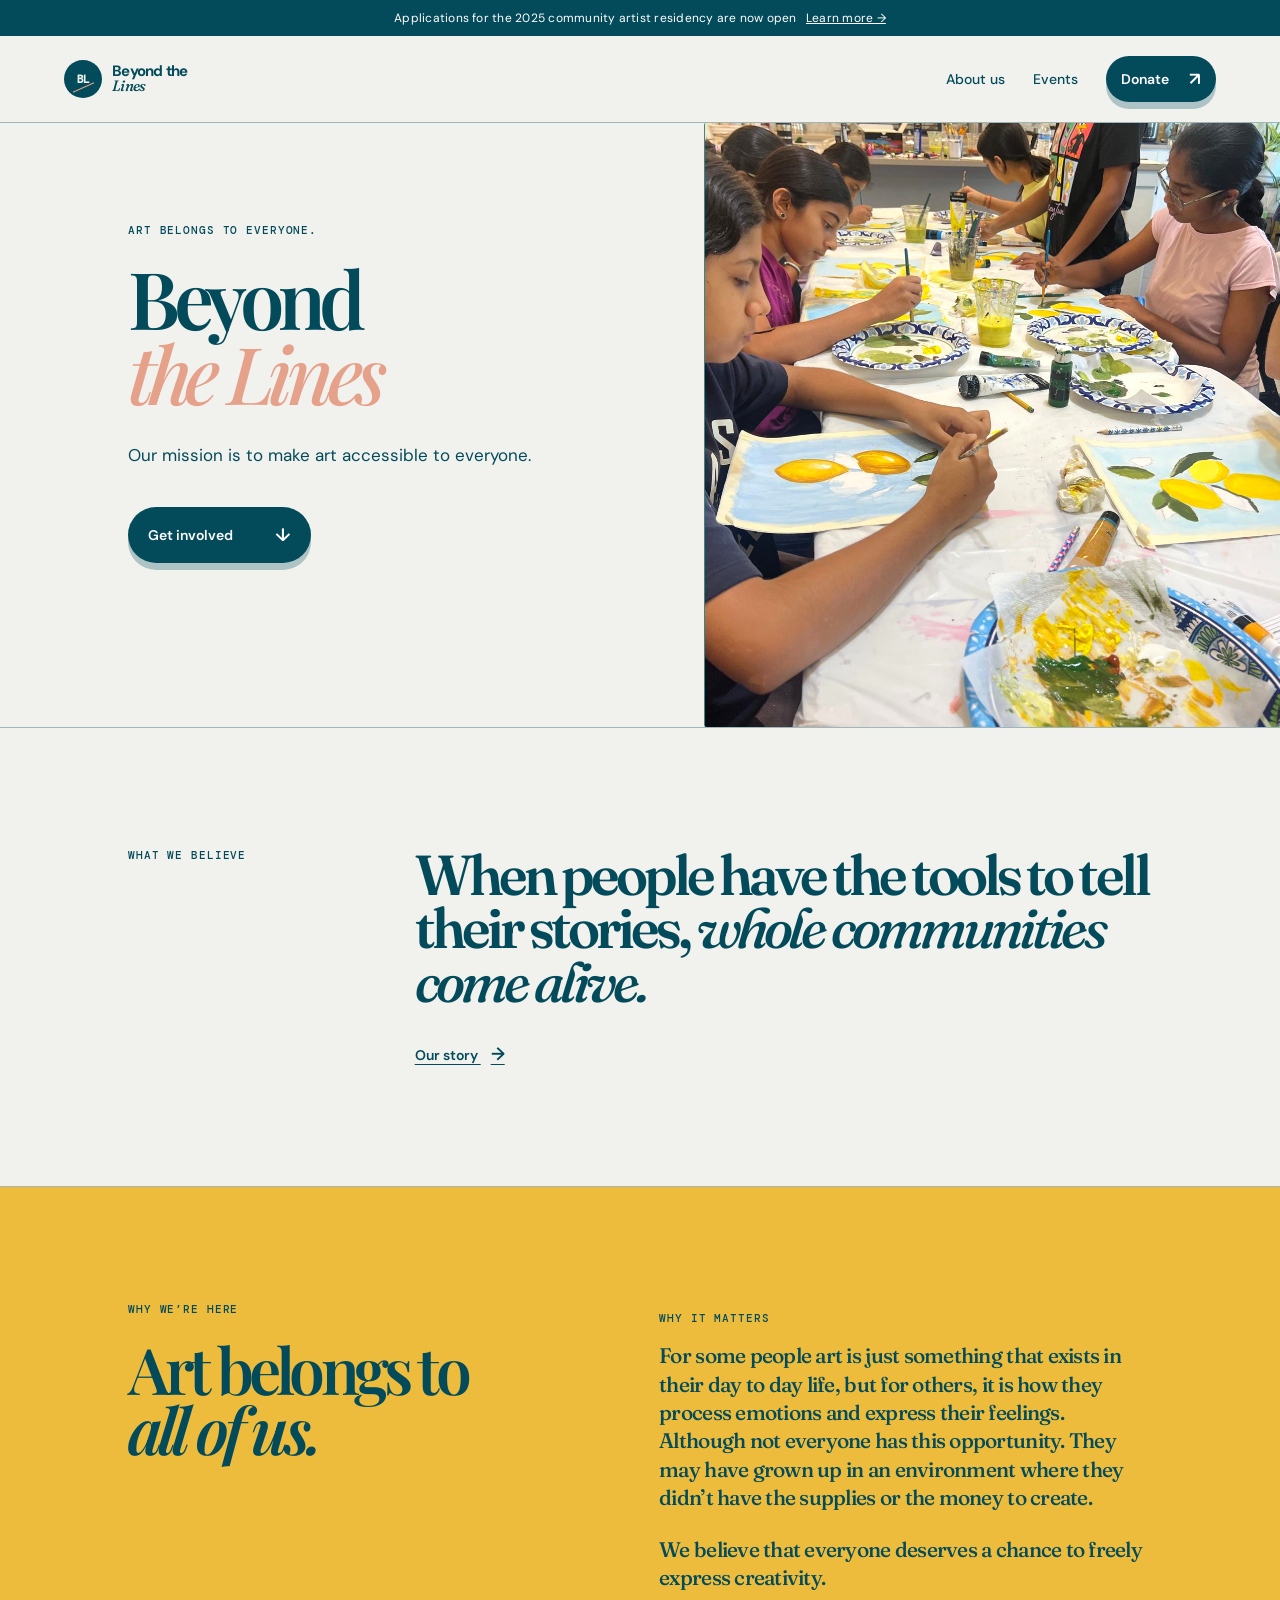
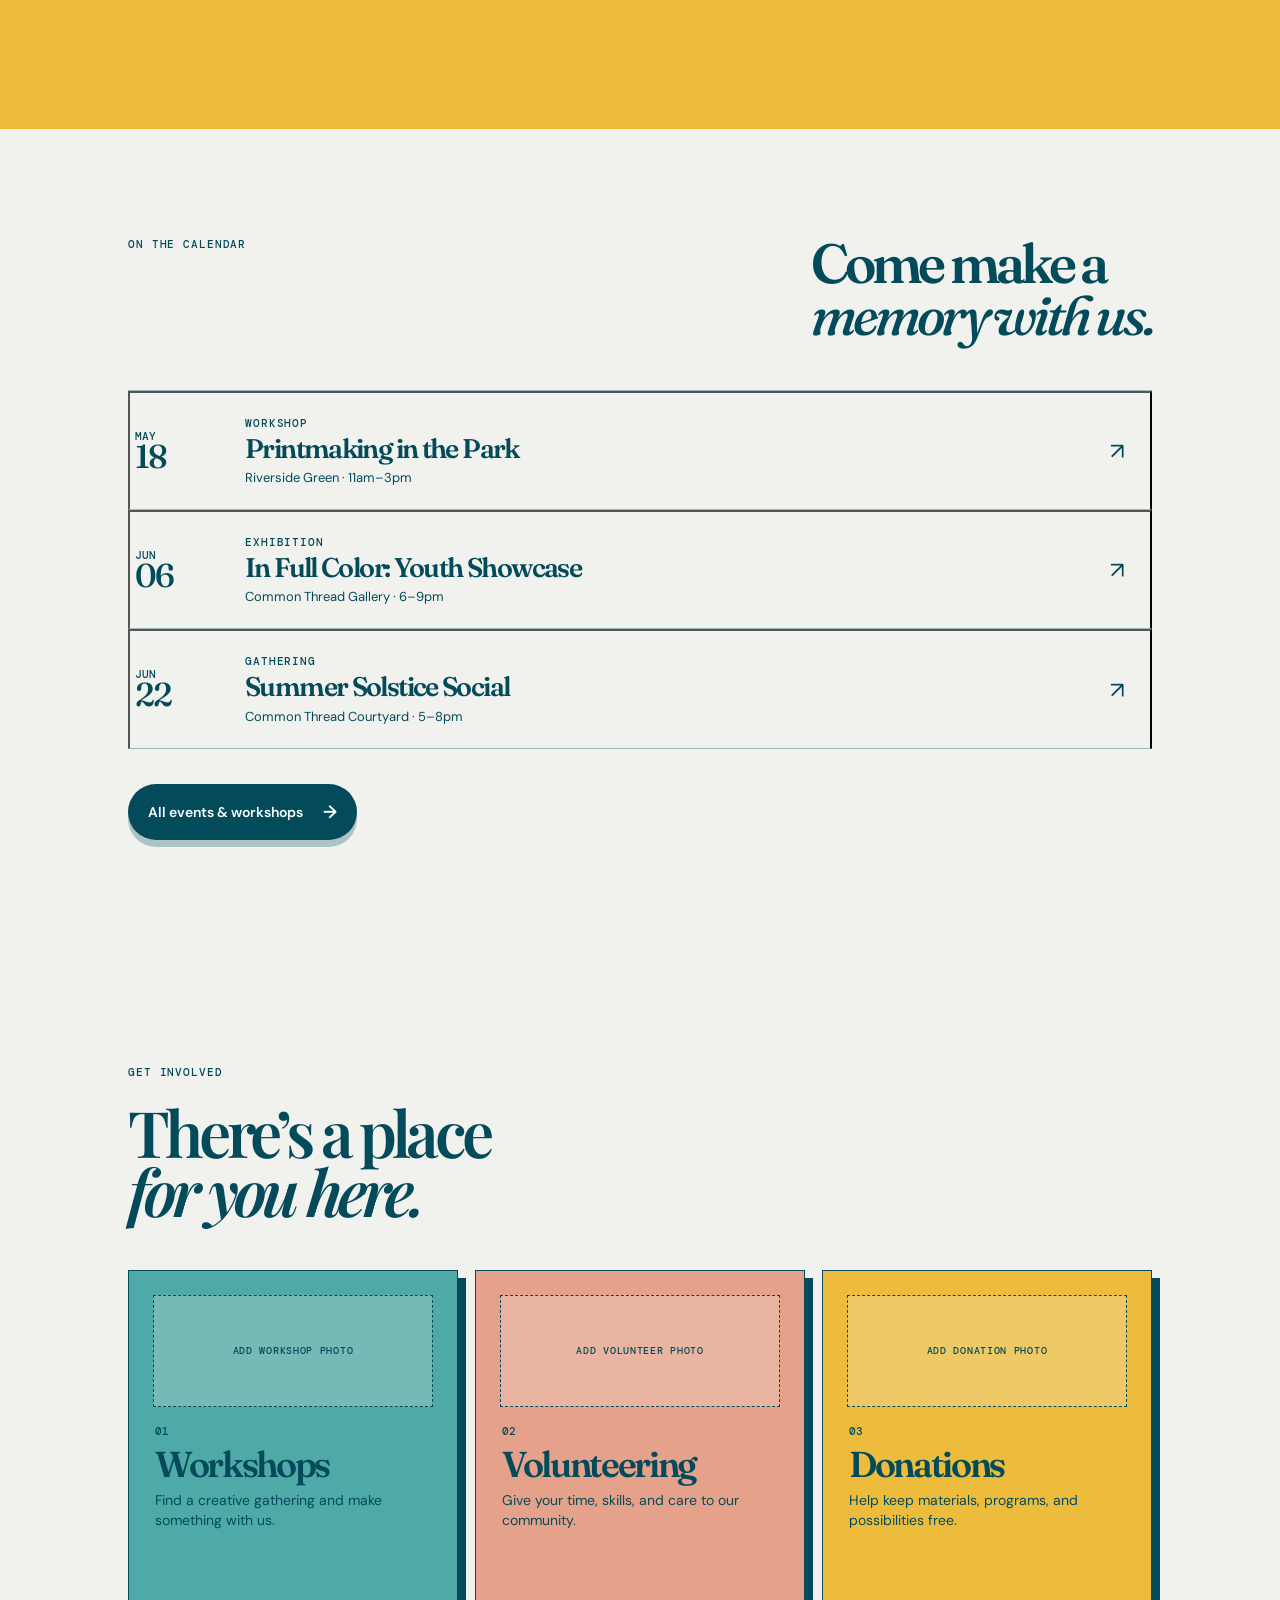
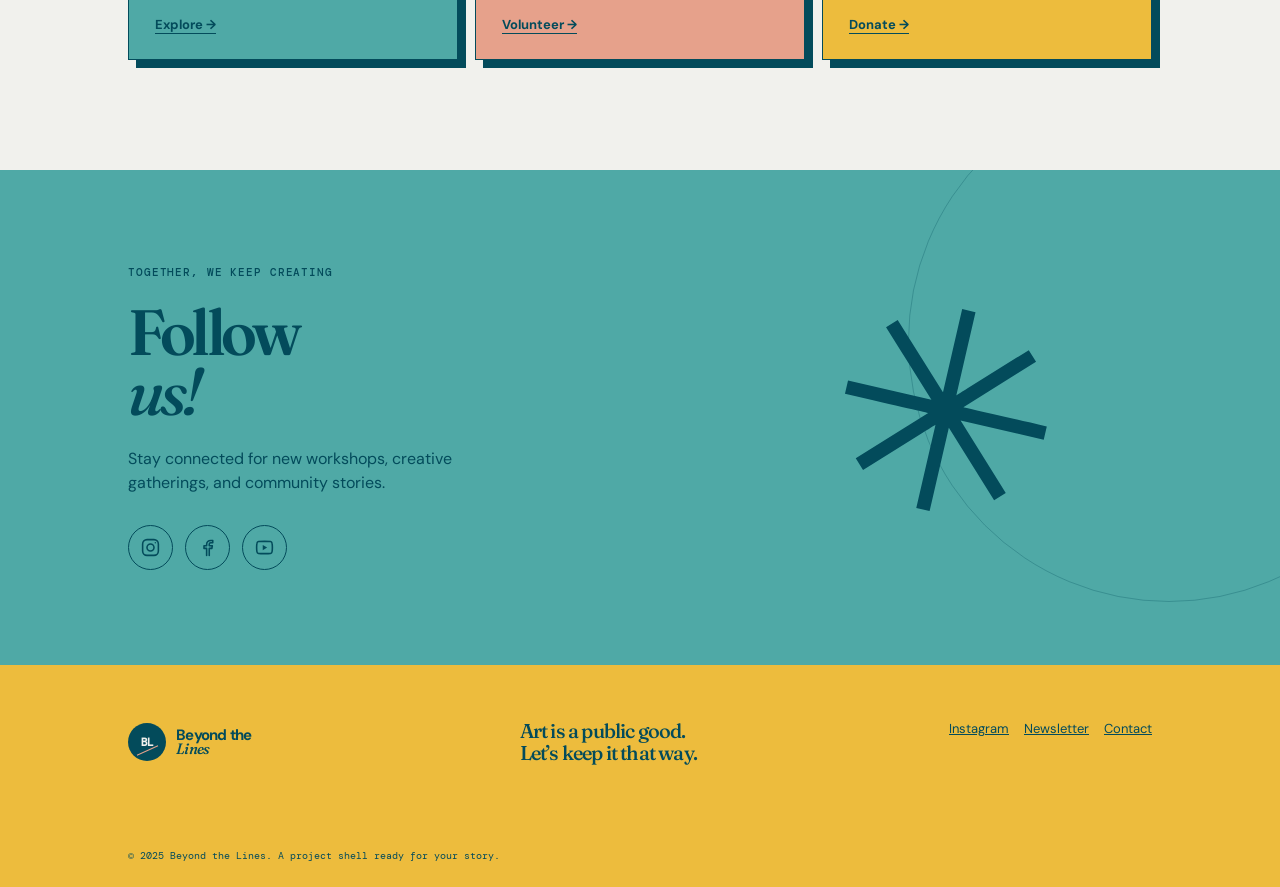
<file: index.html>
<!doctype html>
<html lang="en">
  <head>
    <meta charset="UTF-8" />
    <meta name="viewport" content="width=device-width, initial-scale=1.0" />
    <title>Beyond the Lines — Community in Color</title>
    <meta name="description" content="A welcoming project shell for an arts nonprofit organization." />
    <link rel="preconnect" href="https://fonts.googleapis.com" />
    <link rel="preconnect" href="https://fonts.gstatic.com" crossorigin />
    <link href="https://fonts.googleapis.com/css2?family=DM+Mono:wght@400;500&family=DM+Sans:opsz,wght@9..40,400;9..40,500;9..40,600;9..40,700&family=Fraunces:opsz,wght@9..144,500;9..144,600;9..144,700&family=Playfair+Display:ital,wght@0,600;0,700;1,600;1,700&display=swap" rel="stylesheet" />
    <link rel="stylesheet" href="styles.css" />
    <link rel="stylesheet" href="modern.css" />
    <link rel="stylesheet" href="site-additions.css" />
    <link rel="stylesheet" href="final-touches.css" />
    <link rel="stylesheet" href="brand-update.css" />
  </head>
  <body>
    <div class="announcement">Applications for the 2025 community artist residency are now open <a href="#get-involved">Learn more →</a></div>
    <header class="site-header">
      <a class="brand" href="#top" aria-label="Beyond the Lines home"><span class="brand-mark">BL</span><span>Beyond the<br /><i>Lines</i></span></a>
      <button class="menu-toggle" aria-label="Open navigation" aria-expanded="false">Menu <span>+</span></button>
      <nav aria-label="Primary navigation">
        <a href="about.html">About us</a><a href="events.html">Events</a>
        <a class="button button-small" href="#get-involved">Donate <span>↗</span></a>
      </nav>
    </header>

    <main id="top">
      <section class="hero">
        <div class="hero-copy">
          <p class="eyebrow">Art belongs to everyone.</p>
          <h1>Beyond<br /><em>the Lines</em></h1>
          <p class="lede">Our mission is to make art accessible to everyone.</p>
          <div class="hero-actions"><a class="button" href="#get-involved">Get involved <span>↓</span></a></div>
        </div>
        <div class="hero-art hero-photo"><img src="art-workshop-hero.jpg" alt="Young artists painting together at a workshop" /></div>
      </section>

      <section class="intro" id="about">
        <p class="eyebrow">What we believe</p>
        <div><h2>When people have the tools to tell their stories, <em>whole communities come alive.</em></h2><a class="text-link" href="#get-involved">Our story <span>→</span></a></div>
      </section>

      <section class="why-section">
        <div><p class="eyebrow">Why we’re here</p><h2>Art belongs to<br /><em>all of us.</em></h2></div>
        <div><p class="why-it-matters">Why it matters</p><p>For some people art is just something that exists in their day to day life, but for others, it is how they process emotions and express their feelings. Although not everyone has this opportunity. They may have grown up in an environment where they didn’t have the supplies or the money to create.</p><p>We believe that everyone deserves a chance to freely express creativity.</p></div>
      </section>

      <section class="events" id="events">
        <div class="section-heading"><p class="eyebrow">On the calendar</p><h2>Come make a<br /><em>memory with us.</em></h2></div>
        <div class="event-list">
          <button class="event" data-dialog-title="Printmaking in the Park" data-dialog-copy="Join us at Riverside Green, 11am–3pm. No experience is needed and all materials are supplied."><span class="date">MAY<br /><b>18</b></span><span><span class="tag">WORKSHOP</span><strong>Printmaking in the Park</strong><small>Riverside Green · 11am–3pm</small></span><span class="arrow">↗</span></button>
          <button class="event" data-dialog-title="In Full Color: Youth Showcase" data-dialog-copy="Celebrate the imagination of young local artists at Common Thread Gallery, 6–9pm."><span class="date">JUN<br /><b>06</b></span><span><span class="tag">EXHIBITION</span><strong>In Full Color: Youth Showcase</strong><small>Common Thread Gallery · 6–9pm</small></span><span class="arrow">↗</span></button>
          <button class="event" data-dialog-title="Summer Solstice Social" data-dialog-copy="Gather with artists, neighbors, and friends in the Common Thread Courtyard from 5–8pm."><span class="date">JUN<br /><b>22</b></span><span><span class="tag">GATHERING</span><strong>Summer Solstice Social</strong><small>Common Thread Courtyard · 5–8pm</small></span><span class="arrow">↗</span></button>
        </div>
        <a class="button events-page-link" href="events.html">All events &amp; workshops <span>→</span></a>
      </section>

      <section class="involvement" id="get-involved"><p class="eyebrow">Get involved</p><h2>There’s a place<br /><em>for you here.</em></h2><div class="involvement-grid"><a href="events.html" class="involvement-card"><div class="involvement-photo">ADD WORKSHOP PHOTO</div><span>01</span><h3>Workshops</h3><p>Find a creative gathering and make something with us.</p><b>Explore →</b></a><a href="mailto:hello@commonthreadarts.org?subject=Volunteering" class="involvement-card"><div class="involvement-photo">ADD VOLUNTEER PHOTO</div><span>02</span><h3>Volunteering</h3><p>Give your time, skills, and care to our community.</p><b>Volunteer →</b></a><a href="mailto:hello@commonthreadarts.org?subject=Donation" class="involvement-card"><div class="involvement-photo">ADD DONATION PHOTO</div><span>03</span><h3>Donations</h3><p>Help keep materials, programs, and possibilities free.</p><b>Donate →</b></a></div></section>
      <section class="cta"><div><p class="eyebrow">Together, we keep creating</p><h2>Follow<br /><em>us!</em></h2><p>Stay connected for new workshops, creative gatherings, and community stories.</p><div class="social-icons"><a href="https://instagram.com" target="_blank" rel="noreferrer" aria-label="Instagram"><svg viewBox="0 0 24 24" aria-hidden="true"><rect x="3" y="3" width="18" height="18" rx="5"/><circle cx="12" cy="12" r="4"/><circle cx="17.5" cy="6.5" r=".8" class="fill"/></svg></a><a href="https://facebook.com" target="_blank" rel="noreferrer" aria-label="Facebook"><svg viewBox="0 0 24 24" aria-hidden="true"><path d="M14 21v-8h3l.5-3H14V8.2c0-.9.3-1.6 1.7-1.6H18V4a28 28 0 0 0-2.1-.1C12.8 3.9 11 5.7 11 8.8V10H8v3h3v8"/></svg></a><a href="https://youtube.com" target="_blank" rel="noreferrer" aria-label="YouTube"><svg viewBox="0 0 24 24" aria-hidden="true"><path d="M21 12s0-3.4-.4-5c-.2-.9-.9-1.6-1.8-1.8C17.3 5 12 5 12 5s-5.3 0-6.8.2c-.9.2-1.6.9-1.8 1.8C3 8.6 3 12 3 12s0 3.4.4 5c.2.9.9 1.6 1.8 1.8C6.7 19 12 19 12 19s5.3 0 6.8-.2c.9-.2 1.6-.9 1.8-1.8.4-1.6.4-5 .4-5Z"/><path d="m10 15 5-3-5-3v6Z" class="fill"/></svg></a></div></div><div class="cta-star">✳</div></section>
    </main>
    <footer><a class="brand" href="#top"><span class="brand-mark">BL</span><span>Beyond the<br /><i>Lines</i></span></a><p>Art is a public good. Let’s keep it that way.</p><div><a href="https://instagram.com" target="_blank" rel="noreferrer">Instagram</a><button class="footer-link" data-newsletter>Newsletter</button><a href="mailto:hello@commonthreadarts.org">Contact</a></div><small>© 2025 Beyond the Lines. A project shell ready for your story.</small></footer>
    <dialog class="info-dialog" aria-labelledby="dialog-title"><button class="dialog-close" aria-label="Close">×</button><p class="eyebrow">Beyond the Lines</p><h2 id="dialog-title"></h2><p id="dialog-copy"></p><a class="button" href="mailto:hello@commonthreadarts.org">Contact us <span>↗</span></a></dialog>
    <dialog class="info-dialog newsletter-dialog" aria-labelledby="newsletter-title"><button class="dialog-close" aria-label="Close">×</button><p class="eyebrow">Stay in the loop</p><h2 id="newsletter-title">Make more with us.</h2><p>Get upcoming workshops, events, and community stories in your inbox.</p><form class="newsletter-form"><label for="email">Email address</label><input id="email" type="email" placeholder="you@email.com" required /><button class="button" type="submit">Sign me up <span>→</span></button></form><p class="form-success" hidden>Thank you — you’re on the list!</p></dialog>
    <script src="script.js"></script>
  </body>
</html>
</file>
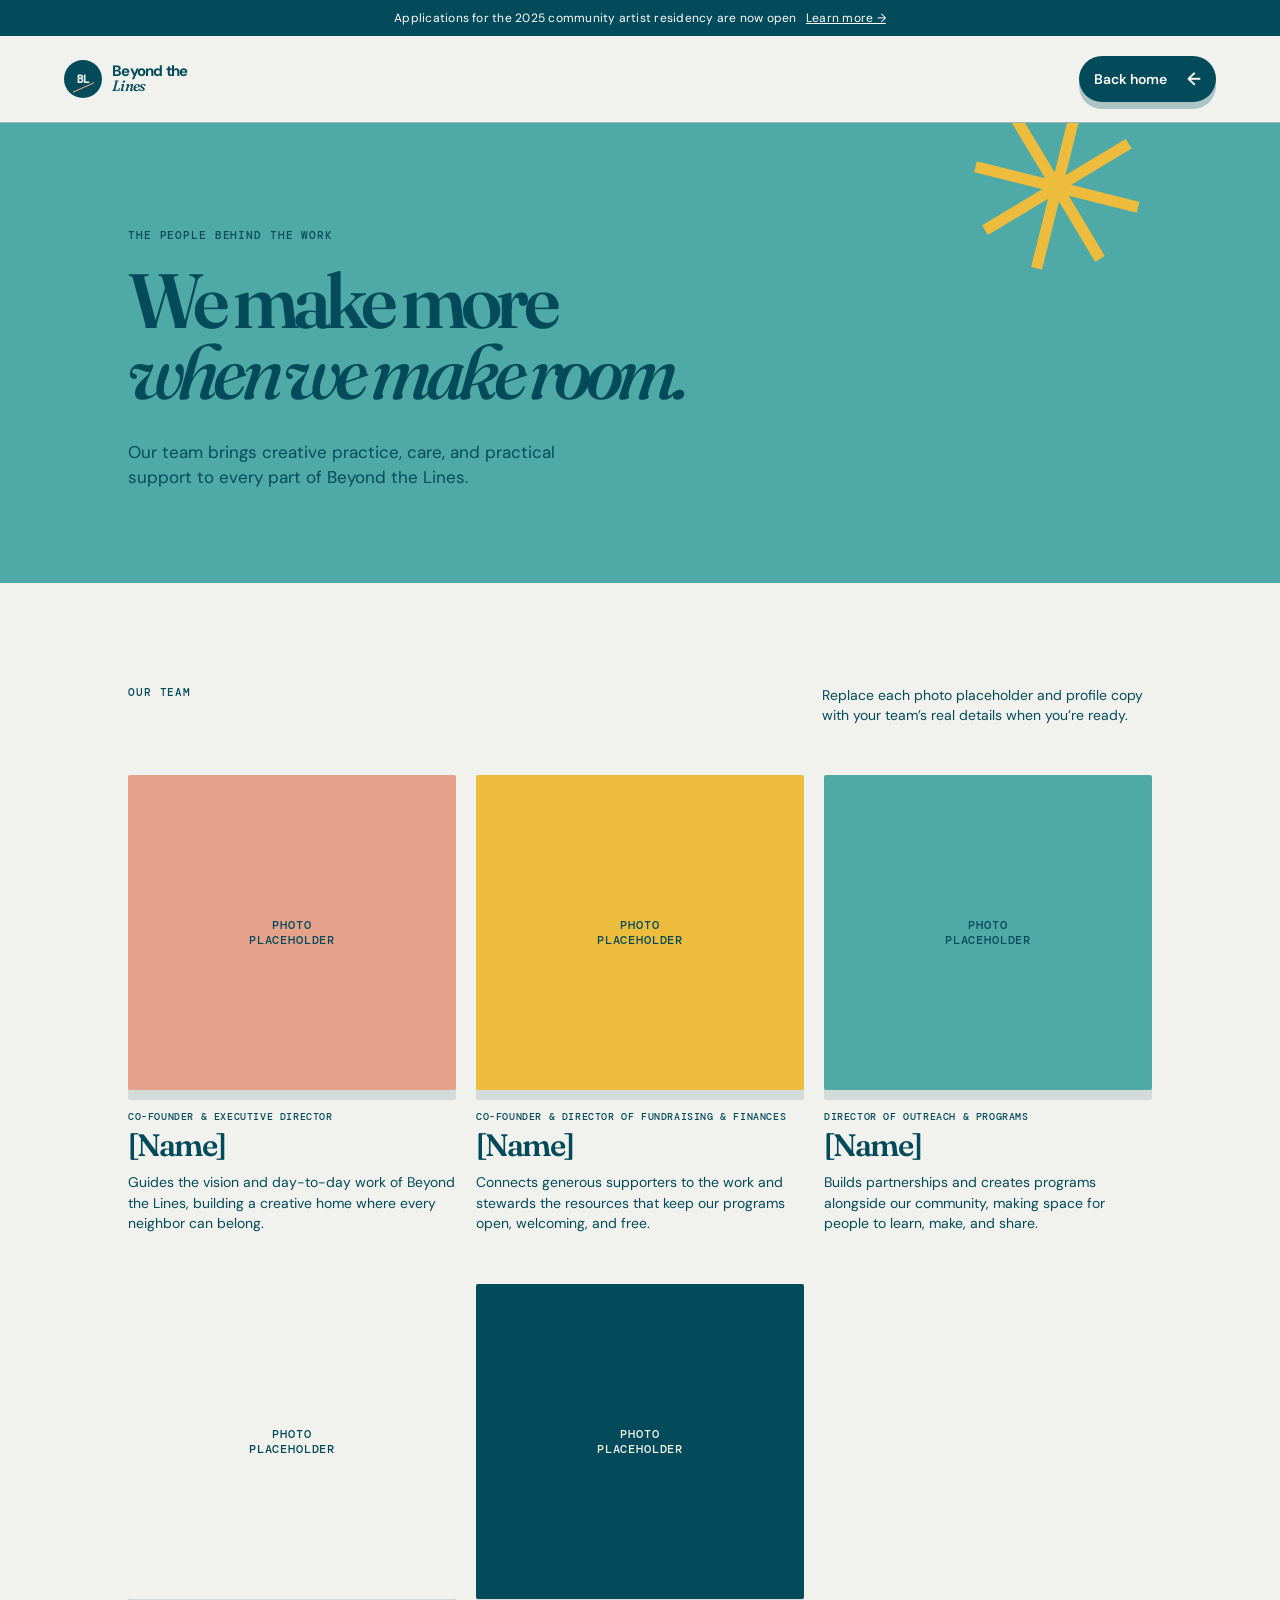
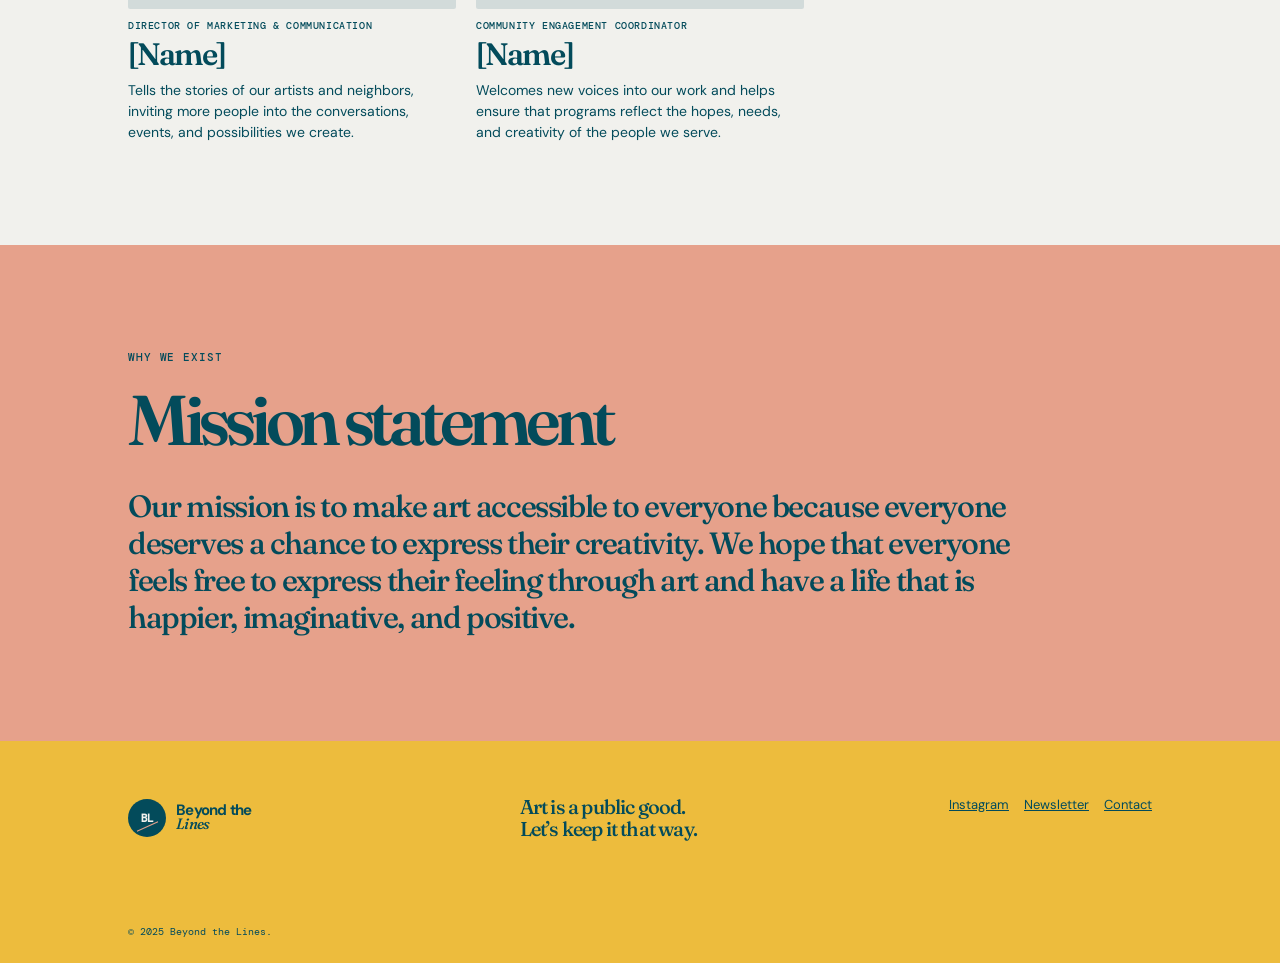
<file: about.html>
<!doctype html>
<html lang="en">
  <head>
    <meta charset="UTF-8" />
    <meta name="viewport" content="width=device-width, initial-scale=1.0" />
    <title>About Us — Beyond the Lines</title>
    <meta name="description" content="Meet the people behind Beyond the Lines and learn about our mission." />
    <link rel="preconnect" href="https://fonts.googleapis.com" />
    <link rel="preconnect" href="https://fonts.gstatic.com" crossorigin />
    <link href="https://fonts.googleapis.com/css2?family=DM+Mono:wght@400;500&family=DM+Sans:opsz,wght@9..40,400;9..40,500;9..40,600;9..40,700&family=Fraunces:opsz,wght@9..144,500;9..144,600;9..144,700&display=swap" rel="stylesheet" />
    <link rel="stylesheet" href="styles.css" />
    <link rel="stylesheet" href="modern.css" />
    <link rel="stylesheet" href="site-additions.css" />
    <link rel="stylesheet" href="brand-update.css" />
  </head>
  <body>
    <div class="announcement">Applications for the 2025 community artist residency are now open <a href="index.html#get-involved">Learn more →</a></div>
    <header class="site-header">
      <a class="brand" href="index.html" aria-label="Beyond the Lines home"><span class="brand-mark">BL</span><span>Beyond the<br /><i>Lines</i></span></a>
      <a class="button button-small" href="index.html">Back home <span>←</span></a>
    </header>

    <main>
      <section class="about-hero">
        <p class="eyebrow">The people behind the work</p>
        <h1>We make more<br /><em>when we make room.</em></h1>
        <p>Our team brings creative practice, care, and practical support to every part of Beyond the Lines.</p>
      </section>

      <section class="team-section">
        <div class="team-intro"><p class="eyebrow">Our team</p><p>Replace each photo placeholder and profile copy with your team’s real details when you’re ready.</p></div>
        <div class="team-grid">
          <article class="team-card"><div class="photo-placeholder peach"><span>PHOTO<br />PLACEHOLDER</span></div><p class="team-role">Co-founder &amp; Executive Director</p><h2>[Name]</h2><p>Guides the vision and day-to-day work of Beyond the Lines, building a creative home where every neighbor can belong.</p></article>
          <article class="team-card"><div class="photo-placeholder gold"><span>PHOTO<br />PLACEHOLDER</span></div><p class="team-role">Co-founder &amp; Director of Fundraising &amp; Finances</p><h2>[Name]</h2><p>Connects generous supporters to the work and stewards the resources that keep our programs open, welcoming, and free.</p></article>
          <article class="team-card"><div class="photo-placeholder teal"><span>PHOTO<br />PLACEHOLDER</span></div><p class="team-role">Director of Outreach &amp; Programs</p><h2>[Name]</h2><p>Builds partnerships and creates programs alongside our community, making space for people to learn, make, and share.</p></article>
          <article class="team-card"><div class="photo-placeholder gray"><span>PHOTO<br />PLACEHOLDER</span></div><p class="team-role">Director of Marketing &amp; Communication</p><h2>[Name]</h2><p>Tells the stories of our artists and neighbors, inviting more people into the conversations, events, and possibilities we create.</p></article>
          <article class="team-card"><div class="photo-placeholder deep-teal"><span>PHOTO<br />PLACEHOLDER</span></div><p class="team-role">Community Engagement Coordinator</p><h2>[Name]</h2><p>Welcomes new voices into our work and helps ensure that programs reflect the hopes, needs, and creativity of the people we serve.</p></article>
        </div>
      </section>

      <section class="mission-section">
        <p class="eyebrow">Why we exist</p>
        <h2>Mission statement</h2>
        <p>Our mission is to make art accessible to everyone because everyone deserves a chance to express their creativity. We hope that everyone feels free to express their feeling through art and have a life that is happier, imaginative, and positive.</p>
      </section>
    </main>
    <footer><a class="brand" href="index.html"><span class="brand-mark">BL</span><span>Beyond the<br /><i>Lines</i></span></a><p>Art is a public good. Let’s keep it that way.</p><div><a href="https://instagram.com" target="_blank" rel="noreferrer">Instagram</a><a href="mailto:hello@commonthreadarts.org?subject=Newsletter%20signup">Newsletter</a><a href="mailto:hello@commonthreadarts.org">Contact</a></div><small>© 2025 Beyond the Lines.</small></footer>
  </body>
</html>
</file>
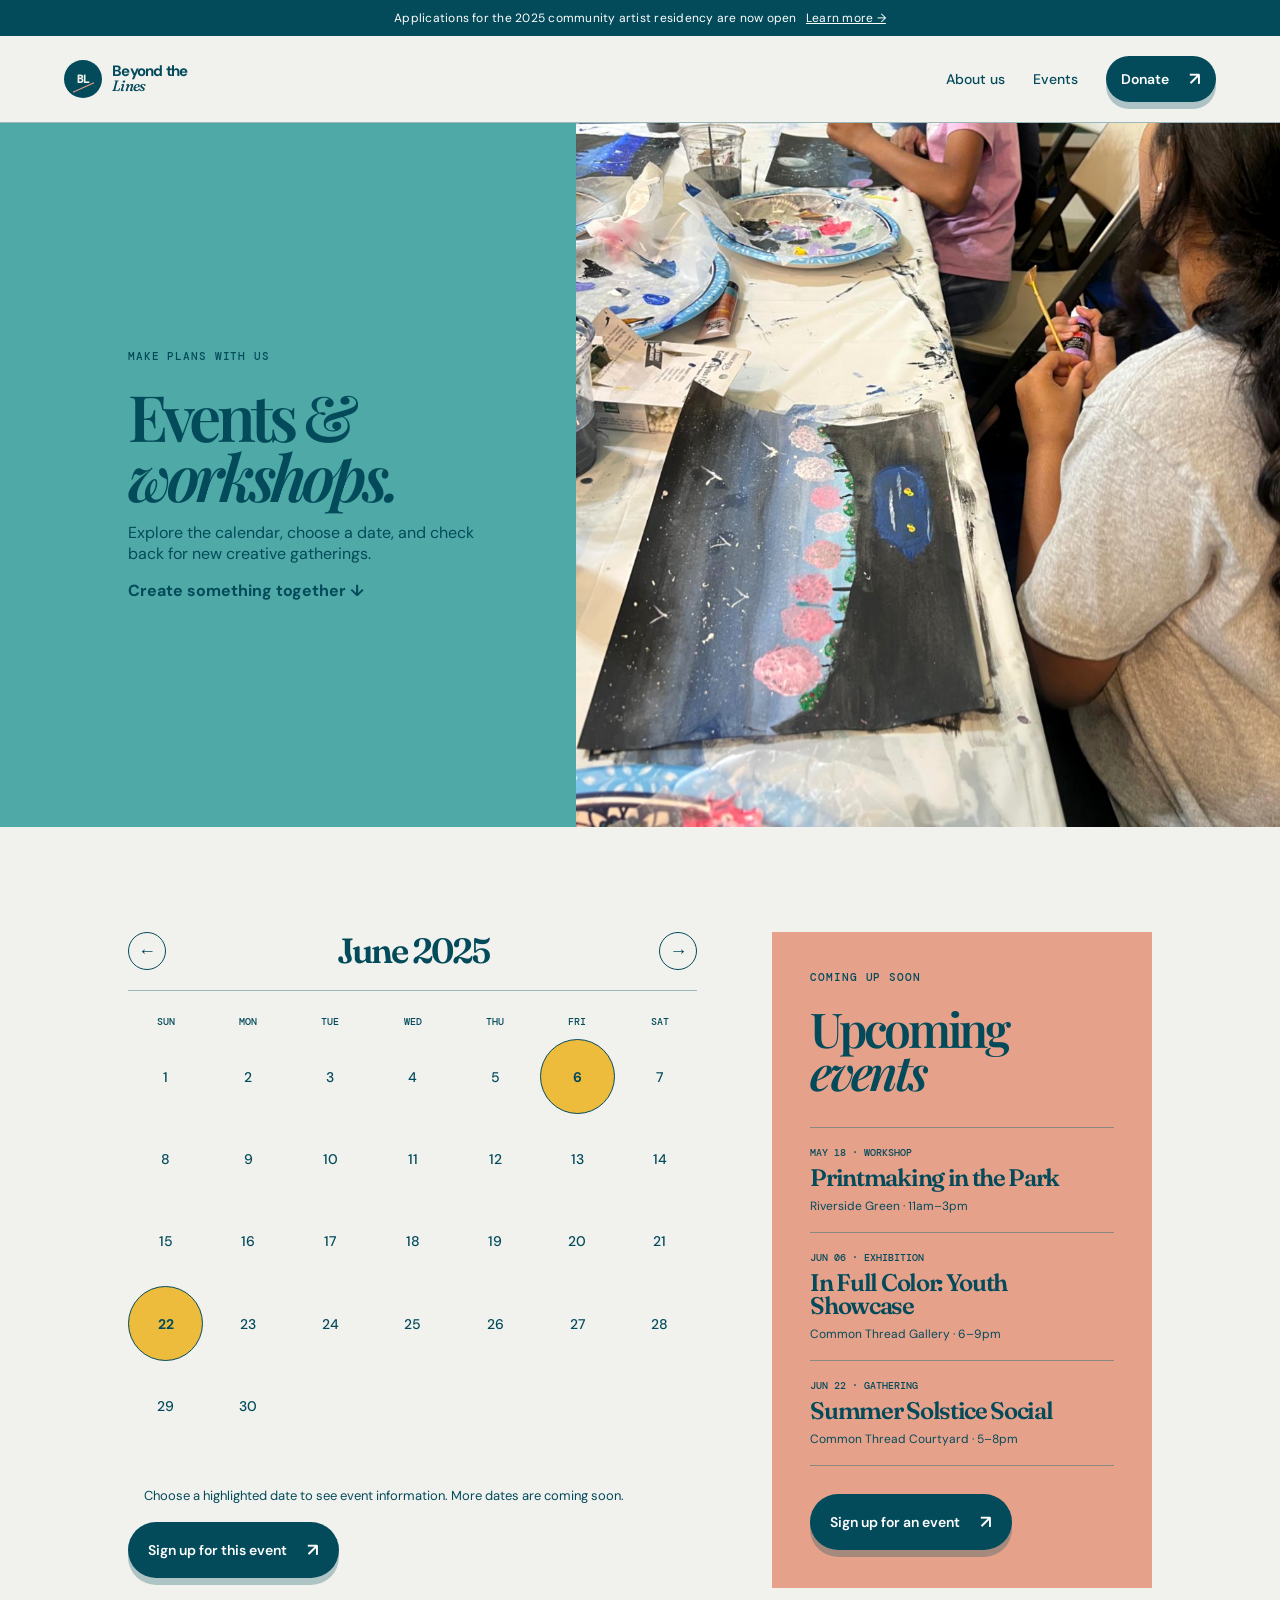
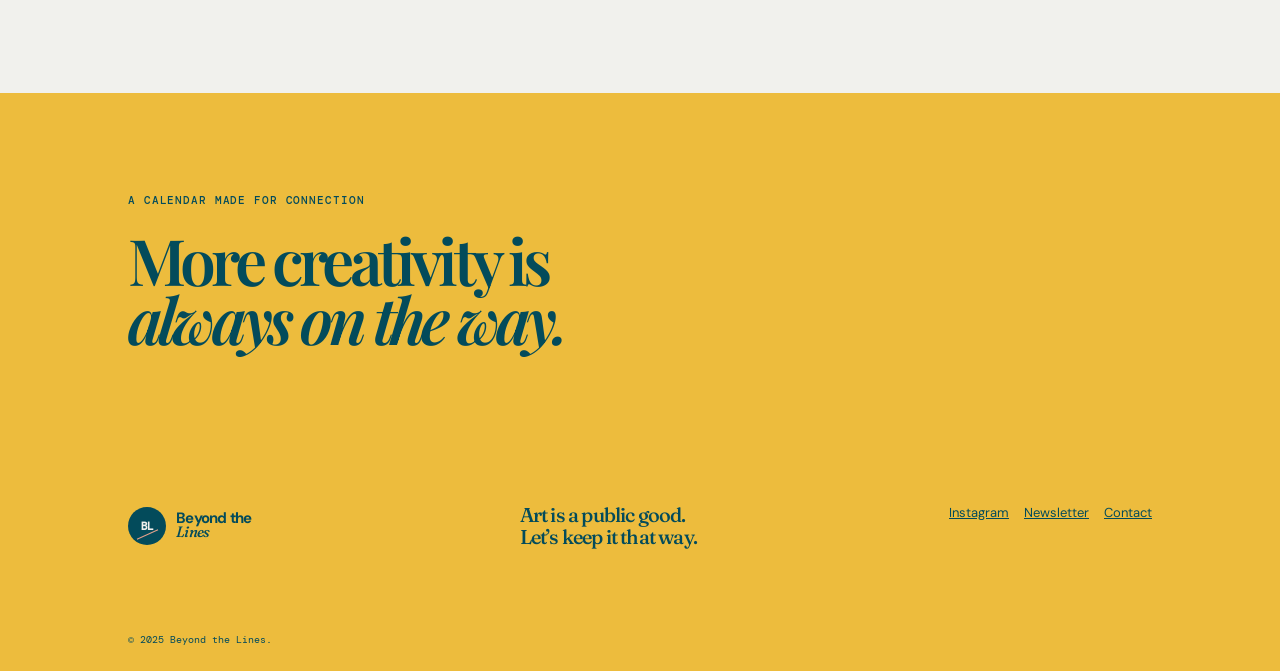
<file: events.html>
<!doctype html>
<html lang="en">
  <head>
    <meta charset="UTF-8" /><meta name="viewport" content="width=device-width, initial-scale=1.0" />
    <title>Events & Workshops — Common Thread Arts</title>
    <link rel="preconnect" href="https://fonts.googleapis.com" /><link rel="preconnect" href="https://fonts.gstatic.com" crossorigin />
    <link href="https://fonts.googleapis.com/css2?family=DM+Mono:wght@400;500&family=DM+Sans:opsz,wght@9..40,400;9..40,500;9..40,600;9..40,700&family=Fraunces:opsz,wght@9..144,500;9..144,600;9..144,700&family=Playfair+Display:ital,wght@0,600;0,700;1,600;1,700&display=swap" rel="stylesheet" />
    <link rel="stylesheet" href="styles.css" /><link rel="stylesheet" href="modern.css" /><link rel="stylesheet" href="site-additions.css" /><link rel="stylesheet" href="brand-update.css" /><link rel="stylesheet" href="events-photo.css" />
  </head>
  <body>
    <div class="announcement">Applications for the 2025 community artist residency are now open <a href="index.html#get-involved">Learn more →</a></div>
    <header class="site-header"><a class="brand" href="index.html"><span class="brand-mark">BL</span><span>Beyond the<br /><i>Lines</i></span></a><nav><a href="about.html">About us</a><a href="events.html">Events</a><a class="button button-small" href="index.html#get-involved">Donate <span>↗</span></a></nav></header>
    <main>
      <section class="events-hero"><div class="events-hero-copy"><p class="eyebrow">Make plans with us</p><h1>Events &amp;<br /><em>workshops.</em></h1><p>Explore the calendar, choose a date, and check back for new creative gatherings.</p><b>Create something together <span>↓</span></b></div><div class="events-hero-photo"><img src="events-workshop-painting.png" alt="Young artists painting together at a workshop" /></div></section>
      <section class="calendar-section"><div class="calendar-wrap"><div class="calendar-toolbar"><button class="calendar-nav" id="previous-month" aria-label="Previous month">←</button><h2 id="calendar-month">June 2025</h2><button class="calendar-nav" id="next-month" aria-label="Next month">→</button></div><div class="calendar-weekdays"><span>Sun</span><span>Mon</span><span>Tue</span><span>Wed</span><span>Thu</span><span>Fri</span><span>Sat</span></div><div class="calendar-days" id="calendar-days" aria-label="Event calendar"></div><p class="calendar-message" id="calendar-message">Choose a highlighted date to see event information. More dates are coming soon.</p><a class="button calendar-signup" id="calendar-signup" href="#" hidden>Sign up for this event <span>↗</span></a></div><aside class="upcoming"><p class="eyebrow">Coming up soon</p><h2>Upcoming<br /><em>events</em></h2><div class="upcoming-list"><article><p>MAY 18 · WORKSHOP</p><h3>Printmaking in the Park</h3><span>Riverside Green · 11am–3pm</span></article><article><p>JUN 06 · EXHIBITION</p><h3>In Full Color: Youth Showcase</h3><span>Common Thread Gallery · 6–9pm</span></article><article><p>JUN 22 · GATHERING</p><h3>Summer Solstice Social</h3><span>Common Thread Courtyard · 5–8pm</span></article></div><a class="button" href="mailto:hello@commonthreadarts.org?subject=Event%20signup">Sign up for an event <span>↗</span></a></aside></section>
      <section class="events-note"><p class="eyebrow">A calendar made for connection</p><h2>More creativity is<br /><em>always on the way.</em></h2></section>
    </main>
    <footer><a class="brand" href="index.html"><span class="brand-mark">BL</span><span>Beyond the<br /><i>Lines</i></span></a><p>Art is a public good. Let’s keep it that way.</p><div><a href="https://instagram.com" target="_blank" rel="noreferrer">Instagram</a><a href="mailto:hello@commonthreadarts.org?subject=Newsletter%20signup">Newsletter</a><a href="mailto:hello@commonthreadarts.org">Contact</a></div><small>© 2025 Beyond the Lines.</small></footer><script src="events.js"></script>
  </body>
</html>
</file>
<file: styles.css>
:root{--ink:#1e2435;--paper:#faf7f0;--orange:#fb6a37;--blue:#5d82e7;--yellow:#f6c945;--lilac:#d5b8ec;--line:#1e243533}*{box-sizing:border-box}html{scroll-behavior:smooth}body{margin:0;background:var(--paper);color:var(--ink);font-family:"DM Sans",sans-serif}a{color:inherit;text-decoration:none}.announcement{background:var(--ink);color:#fff;text-align:center;font-size:12px;padding:10px 20px;letter-spacing:.02em}.announcement a{text-decoration:underline;margin-left:6px}.site-header{height:87px;display:flex;align-items:center;justify-content:space-between;padding:0 5vw;border-bottom:1px solid var(--line)}.brand{display:flex;align-items:center;gap:10px;font-weight:700;font-size:15px;line-height:.88;letter-spacing:-.05em}.brand i{font-family:Fraunces,serif;font-weight:500}.brand-mark{display:grid;place-items:center;width:38px;height:38px;border-radius:50%;background:var(--orange);font:600 13px "DM Mono",monospace;letter-spacing:-.1em}nav{display:flex;gap:28px;align-items:center;font-size:14px;font-weight:500}nav>a:not(.button):hover,.text-link:hover{text-decoration:underline}.button{display:inline-flex;gap:20px;align-items:center;justify-content:space-between;background:var(--ink);color:white;padding:16px 20px;font-weight:600;font-size:14px;min-width:183px}.button span{font-size:18px}.button-small{padding:11px 15px;min-width:105px}.menu-toggle{display:none;background:none;border:0;font:600 14px "DM Sans";color:var(--ink)}.hero{min-height:605px;display:grid;grid-template-columns:1.1fr .9fr;border-bottom:1px solid var(--line)}.hero-copy{padding:100px 8vw 70px 10vw}.eyebrow,.tag{font:500 11px "DM Mono",monospace;text-transform:uppercase;letter-spacing:.08em;margin:0 0 23px}.hero h1,.intro h2,.section-heading h2,.impact h2,.cta h2{font:600 clamp(45px,5.3vw,78px)/.95 Fraunces,serif;letter-spacing:-.07em;margin:0}.hero h1 em,.intro h2 em,.section-heading h2 em,.cta h2 em{font-weight:500}.lede{max-width:410px;margin:31px 0;color:#4d5260;line-height:1.55;font-size:17px}.hero-actions{display:flex;align-items:center;gap:29px;margin-top:34px}.text-link{font-weight:600;font-size:14px;text-decoration:underline;text-underline-offset:4px}.text-link span{margin-left:10px;font-size:18px}.hero-art{position:relative;overflow:hidden;background:var(--yellow);min-height:450px;border-left:1px solid var(--line)}.hero-art p{position:absolute;z-index:3;bottom:55px;left:10%;font:600 clamp(30px,4vw,56px)/.8 "DM Mono";letter-spacing:-.1em}.sun{position:absolute;right:12%;top:11%;width:95px;height:95px;background:var(--orange);border-radius:50%}.arch{position:absolute;border:21px solid var(--ink);border-bottom:0;border-radius:500px 500px 0 0}.arch-one{width:300px;height:320px;bottom:-75px;right:11%;transform:rotate(-12deg)}.arch-two{width:195px;height:210px;bottom:-42px;right:24%;border-color:var(--blue);transform:rotate(-12deg)}.dot{position:absolute;border-radius:50%;background:var(--ink)}.dot-one{width:28px;height:28px;right:34%;top:21%}.dot-two{width:18px;height:18px;left:15%;top:22%}.scribble{position:absolute;right:13%;bottom:11%;font-size:70px;color:var(--orange)}.intro{display:grid;grid-template-columns:28% 1fr;padding:120px 10vw;border-bottom:1px solid var(--line)}.intro h2{font-size:clamp(34px,4.4vw,61px);max-width:850px}.intro .text-link{display:inline-block;margin-top:34px}.programs,.events{padding:108px 10vw}.section-heading{display:flex;justify-content:space-between;align-items:flex-start;margin-bottom:48px}.section-heading h2{font-size:clamp(37px,4.3vw,61px)}.program-grid{display:grid;grid-template-columns:repeat(3,1fr);gap:15px}.program-card{min-height:390px;padding:20px;position:relative;display:flex;flex-direction:column}.program-card.orange{background:var(--orange)}.program-card.blue{background:var(--blue)}.program-card.lilac{background:var(--lilac)}.number{font:500 11px "DM Mono";margin:0}.card-illustration{text-align:center;flex:1;display:grid;place-items:center;font-size:112px}.stars{font:500 75px Fraunces}.radio{font-size:165px}.program-card h3{font:600 31px/.9 Fraunces;margin:0 0 10px;letter-spacing:-.06em}.program-card>p:not(.number){font-size:14px;max-width:250px;line-height:1.4;margin:0}.program-card>a{position:absolute;right:20px;bottom:20px;border:1px solid currentColor;border-radius:50%;width:35px;height:35px;display:grid;place-items:center}.impact{background:var(--ink);color:#fff;display:grid;grid-template-columns:1fr 1.2fr}.impact-art{min-height:500px;background:var(--orange);position:relative;color:var(--ink);font:600 61px/.72 "DM Mono";letter-spacing:-.12em;padding:60px}.impact-art strong{font:600 150px/.7 Fraunces;position:absolute;bottom:44px;left:55px;letter-spacing:-.11em}.impact-art i{position:absolute;right:16%;top:17%;font-size:85px}.impact-copy{padding:82px 9vw 50px 7vw}.impact h2{font-size:clamp(36px,4vw,55px);max-width:500px}.stats{display:grid;grid-template-columns:repeat(3,1fr);gap:20px;border-top:1px solid #ffffff55;margin:50px 0 30px;padding-top:23px}.stats strong{display:block;font:600 40px Fraunces;letter-spacing:-.07em}.stats span{font-size:12px;line-height:1.2;display:block;margin-top:6px;color:#d5d8e1}.events{padding-bottom:115px}.event-list{border-top:1px solid var(--line)}.event{display:grid;grid-template-columns:110px 1fr 35px;align-items:center;border-bottom:1px solid var(--line);padding:23px 5px;transition:padding .2s,background .2s}.event:hover{padding-left:15px;background:#f3eee2}.date{font:500 11px/1 "DM Mono"}.date b{font:500 33px/.9 Fraunces;letter-spacing:-.06em}.event .tag{margin:0 0 7px}.event h3{font:600 27px/.9 Fraunces;margin:0;letter-spacing:-.06em}.event div>p:last-child{font-size:13px;margin:8px 0 0}.arrow{font-size:23px}.cta{background:var(--blue);display:flex;justify-content:space-between;overflow:hidden;padding:95px 10vw;color:var(--ink);min-height:460px}.cta h2{font-size:clamp(50px,5vw,72px)}.cta div>p:not(.eyebrow){max-width:370px;margin:24px 0 30px;line-height:1.5}.button-light{background:var(--paper);color:var(--ink)}.cta-star{align-self:center;font-size:min(24vw,280px);line-height:.5;transform:rotate(13deg);margin-right:7vw}footer{padding:55px 10vw 25px;background:var(--yellow);display:grid;grid-template-columns:1.2fr 1fr 1fr;gap:30px}footer p{margin:0;max-width:180px;line-height:1.3;font:500 20px/1.1 Fraunces;letter-spacing:-.04em}footer div{display:flex;gap:15px;align-items:flex-start;justify-content:flex-end;font-size:13px;text-decoration:underline}footer small{grid-column:1/-1;padding-top:55px;font:400 10px "DM Mono"}
@media(max-width:760px){.site-header{height:70px;padding:0 6vw}.menu-toggle{display:block}nav{display:none;position:absolute;z-index:10;top:103px;left:0;right:0;background:var(--paper);padding:24px 6vw;border-bottom:1px solid var(--line);flex-direction:column;align-items:flex-start}nav.open{display:flex}.hero{grid-template-columns:1fr}.hero-copy{padding:70px 8vw 55px}.hero-art{border-left:0;border-top:1px solid var(--line);min-height:330px}.intro{grid-template-columns:1fr;padding:75px 8vw;gap:25px}.programs,.events{padding:70px 6vw}.section-heading{display:block}.section-heading .eyebrow{margin-bottom:18px}.program-grid{grid-template-columns:1fr}.program-card{min-height:330px}.impact{grid-template-columns:1fr}.impact-art{min-height:310px;padding:42px}.impact-copy{padding:65px 8vw}.stats{gap:12px}.stats strong{font-size:34px}.events{padding-bottom:75px}.event{grid-template-columns:68px 1fr 20px}.event h3{font-size:22px}.cta{padding:75px 8vw;min-height:400px}.cta-star{position:absolute;right:-20px;opacity:.35}.cta>div:first-child{z-index:1}footer{padding:45px 8vw 20px;grid-template-columns:1fr}footer div{justify-content:flex-start}footer small{padding-top:30px}.announcement{font-size:10px}}

/* Palette supplied for Common Thread Arts */
:root{--ink:#165E70;--paper:#D2D2D0;--orange:#D5927C;--blue:#4F9694;--yellow:#DDA832;--lilac:#D5927C;--line:#165E7052}
.lede{color:var(--ink)}
.stats span{color:var(--paper)}
.event:hover{background:var(--orange)}

/* About page */
.about-hero{padding:105px 10vw 92px;background:var(--blue)}
.about-hero h1,.mission-section h2{font:600 clamp(48px,6vw,82px)/.93 Fraunces,serif;letter-spacing:-.075em;margin:0}.about-hero h1 em{font-weight:500}.about-hero>p:last-child{max-width:440px;font-size:17px;line-height:1.5;margin:32px 0 0}.team-section{padding:102px 10vw}.team-intro{display:flex;justify-content:space-between;gap:30px;align-items:flex-start;margin-bottom:50px}.team-intro>p:last-child{max-width:330px;margin:0;line-height:1.45;font-size:14px}.team-grid{display:grid;grid-template-columns:repeat(3,1fr);gap:50px 20px}.team-card:nth-child(4){grid-column:1/2}.team-card:nth-child(5){grid-column:2/3}.photo-placeholder{height:315px;display:grid;place-items:center;margin-bottom:20px;color:var(--ink);font:500 12px/1.25 "DM Mono",monospace;letter-spacing:.07em;text-align:center}.photo-placeholder.peach{background:var(--orange)}.photo-placeholder.gold{background:var(--yellow)}.photo-placeholder.teal{background:var(--blue)}.photo-placeholder.gray{background:var(--paper)}.photo-placeholder.deep-teal{background:var(--ink);color:var(--paper)}.team-role{margin:0 0 8px;font:500 10px "DM Mono",monospace;letter-spacing:.06em;text-transform:uppercase}.team-card h2{font:600 31px/.95 Fraunces,serif;letter-spacing:-.06em;margin:0 0 11px}.team-card>p:last-child{font-size:14px;line-height:1.48;margin:0;max-width:335px}.mission-section{padding:105px 10vw;background:var(--orange)}.mission-section h2{font-size:clamp(47px,5.5vw,75px)}.mission-section>p:last-child{font:500 clamp(22px,2.4vw,34px)/1.2 Fraunces,serif;letter-spacing:-.045em;max-width:900px;margin:36px 0 0}@media(max-width:760px){.about-hero,.team-section,.mission-section{padding:72px 8vw}.team-intro{display:block}.team-intro>p:last-child{margin-top:20px}.team-grid{grid-template-columns:1fr;gap:42px}.team-card:nth-child(4),.team-card:nth-child(5){grid-column:auto}.photo-placeholder{height:340px}}
</file>
<file: modern.css>
/* Brighter version of the supplied teal, gray, ochre, and salmon palette */
:root{--ink:#16758a;--paper:#eeeeea;--orange:#e3a08b;--blue:#58aaa8;--yellow:#e8b43b;--lilac:#e3a08b;--line:#16758a52}

/* Modern interaction and presentation refinements */
.site-header{position:sticky;top:0;z-index:20;background:color-mix(in srgb,var(--paper) 94%,transparent);backdrop-filter:blur(18px)}
.button{border-radius:999px;box-shadow:0 7px 0 color-mix(in srgb,var(--ink) 28%,transparent);transition:transform .2s,box-shadow .2s,background .2s}.button:hover{transform:translateY(-3px);box-shadow:0 10px 0 color-mix(in srgb,var(--ink) 28%,transparent)}.button:active{transform:translateY(3px);box-shadow:0 3px 0 color-mix(in srgb,var(--ink) 28%,transparent)}
.hero-art,.impact-art,.program-card,.photo-placeholder{border-radius:2px}.hero-art{isolation:isolate}.hero-art:after{content:"";position:absolute;inset:17px;border:1px solid color-mix(in srgb,var(--ink) 25%,transparent);pointer-events:none}.program-card{box-shadow:0 12px 0 color-mix(in srgb,var(--ink) 16%,transparent);transition:transform .25s,box-shadow .25s}.program-card:hover{transform:translateY(-8px);box-shadow:0 20px 0 color-mix(in srgb,var(--ink) 16%,transparent)}
.hero h1{font-family:"Playfair Display",Fraunces,serif;font-size:clamp(54px,6.2vw,91px);letter-spacing:-.08em}.hero h1 em{color:var(--orange)}.hero-photo{background:var(--blue)}.hero-photo:after{display:none}.hero-photo img{width:100%;height:100%;min-height:450px;display:block;object-fit:cover;object-position:center;filter:saturate(1.08) contrast(1.03)}.hero-actions{margin-top:39px}
.round-action{position:absolute;right:20px;bottom:20px;border:1px solid currentColor;border-radius:50%;width:39px;height:39px;display:grid;place-items:center;background:transparent;color:inherit;font:inherit;cursor:pointer;transition:background .2s,color .2s,transform .2s}.round-action:hover{background:var(--ink);color:var(--paper);transform:rotate(45deg)}
.event{width:100%;background:transparent;color:inherit;text-align:left;font:inherit;cursor:pointer}.event>span:nth-child(2){display:block}.event .tag{display:block;margin:0 0 7px}.event strong{display:block;font:600 27px/.9 Fraunces,serif;letter-spacing:-.06em}.event small{font-size:13px;margin-top:8px;display:block}.event:hover{transform:translateX(7px)}
.cta{position:relative}.cta:after{content:"";position:absolute;width:520px;height:520px;border:1px solid color-mix(in srgb,var(--ink) 28%,transparent);border-radius:50%;right:-150px;top:-90px}.cta-star{position:relative;z-index:1}.footer-link{border:0;background:transparent;padding:0;color:inherit;font:inherit;cursor:pointer;text-decoration:underline}.footer-link:hover{opacity:.65}
.info-dialog{border:0;background:var(--paper);color:var(--ink);width:min(92vw,560px);padding:45px;border-radius:18px;box-shadow:0 20px 60px #165e7070}.info-dialog::backdrop{background:#165e7099;backdrop-filter:blur(5px)}.info-dialog h2{font:600 clamp(38px,5vw,56px)/.92 Fraunces,serif;letter-spacing:-.07em;margin:0}.info-dialog>p:not(.eyebrow){font-size:16px;line-height:1.5;max-width:430px;margin:23px 0 30px}.dialog-close{position:absolute;right:18px;top:14px;border:0;background:none;color:var(--ink);font-size:32px;line-height:1;cursor:pointer}.newsletter-form{display:grid;gap:12px}.newsletter-form label{font:500 11px "DM Mono",monospace;text-transform:uppercase;letter-spacing:.06em}.newsletter-form input{border:1px solid var(--ink);background:transparent;padding:14px 16px;border-radius:8px;font:inherit;color:var(--ink)}.newsletter-form .button{border:0;cursor:pointer}.form-success{font:600 23px/.95 Fraunces,serif!important}.about-hero{position:relative;overflow:hidden}.about-hero:after{content:"✳";position:absolute;right:10%;top:-45px;font-size:230px;color:var(--yellow);line-height:1;transform:rotate(14deg)}.about-hero>*{position:relative;z-index:1}.team-card{transition:transform .2s}.team-card:hover{transform:translateY(-5px)}.photo-placeholder{box-shadow:0 10px 0 color-mix(in srgb,var(--ink) 13%,transparent)}
@media(max-width:760px){.event:hover{transform:none}.event strong{font-size:22px}.info-dialog{padding:38px 26px}.site-header{backdrop-filter:blur(12px)}}
</file>
<file: site-additions.css>
/* Stronger teal for clearer, less muted contrast across the site */
:root{--ink:#075f72;--paper:#f1f1ed;--orange:#e6a18b;--blue:#4fa9a6;--yellow:#edbc3d;--lilac:#e6a18b;--line:#075f7259}

.why-section{display:grid;grid-template-columns:.9fr 1.1fr;gap:10vw;padding:115px 10vw;background:var(--yellow)}.why-section h2,.involvement h2,.events-hero h1,.events-note h2{font:600 clamp(45px,5vw,74px)/.93 "Playfair Display",Fraunces,serif;letter-spacing:-.075em;margin:0}.why-section h2 em,.involvement h2 em,.events-hero h1 em,.events-note h2 em{font-weight:600}.why-section>div:last-child{padding-top:9px;max-width:580px;font:500 21px/1.35 Fraunces,serif;letter-spacing:-.035em}.why-section>div:last-child p{margin:0 0 23px}.events-page-link{margin-top:35px}.involvement{padding:110px 10vw;background:var(--paper)}.involvement>h2{margin-bottom:49px}.involvement-grid{display:grid;grid-template-columns:repeat(3,1fr);gap:17px}.involvement-card{display:flex;min-height:270px;flex-direction:column;padding:26px;background:var(--blue);border:1px solid var(--ink);box-shadow:8px 8px 0 var(--ink);transition:transform .2s,box-shadow .2s}.involvement-card:nth-child(2){background:var(--orange)}.involvement-card:nth-child(3){background:var(--yellow)}.involvement-card:hover{transform:translate(-4px,-4px);box-shadow:12px 12px 0 var(--ink)}.involvement-card>span{font:500 11px "DM Mono",monospace}.involvement-card h3{font:600 36px/.9 Fraunces,serif;letter-spacing:-.065em;margin:48px 0 11px}.involvement-card p{max-width:260px;font-size:14px;line-height:1.4;margin:0}.involvement-card b{margin-top:auto;font-size:13px;text-decoration:underline;text-underline-offset:4px}
.events-hero{padding:100px 10vw 105px;background:var(--blue);position:relative;overflow:hidden}.events-hero:after{content:"✦";position:absolute;right:11%;top:9%;font-size:clamp(100px,16vw,230px);line-height:1;color:var(--yellow);transform:rotate(15deg)}.events-hero>*{position:relative;z-index:1}.events-hero>p:not(.eyebrow){font-size:18px;line-height:1.5;max-width:410px;margin:31px 0}.events-hero>b{display:block;font:500 14px "DM Mono",monospace;letter-spacing:.04em}.events-hero>b span{font-size:22px;margin-left:9px}.calendar-section{display:grid;grid-template-columns:1.2fr .8fr;gap:75px;padding:105px 10vw}.calendar-toolbar{display:flex;justify-content:space-between;align-items:center;border-bottom:1px solid var(--line);padding-bottom:20px}.calendar-toolbar h2{font:600 35px/.95 Fraunces,serif;letter-spacing:-.06em;margin:0}.calendar-nav{border:1px solid var(--ink);background:transparent;width:38px;height:38px;border-radius:50%;color:var(--ink);cursor:pointer;font-size:18px;transition:background .2s,color .2s}.calendar-nav:hover{background:var(--ink);color:var(--paper)}.calendar-weekdays,.calendar-days{display:grid;grid-template-columns:repeat(7,1fr);gap:7px}.calendar-weekdays{padding:24px 0 11px;font:500 10px "DM Mono",monospace;text-transform:uppercase;text-align:center}.calendar-days span,.calendar-days button{aspect-ratio:1;display:grid;place-items:center;border:0;background:transparent;color:var(--ink);font:500 14px "DM Sans",sans-serif}.calendar-days button.has-event{background:var(--yellow);border:1px solid var(--ink);border-radius:50%;cursor:pointer;font-weight:700;transition:transform .2s,background .2s}.calendar-days button.has-event:hover{transform:scale(1.1);background:var(--orange)}.calendar-message{min-height:48px;margin:30px 0 0;padding:13px 16px;background:var(--paper);font-size:13px;line-height:1.4}.upcoming{align-self:start;background:var(--orange);padding:38px}.upcoming h2{font:600 48px/.9 "Playfair Display",Fraunces,serif;letter-spacing:-.07em;margin:0 0 34px}.upcoming-list article{border-top:1px solid #075f7266;padding:18px 0}.upcoming-list article:last-child{border-bottom:1px solid #075f7266}.upcoming-list p{font:500 10px "DM Mono",monospace;margin:0 0 8px}.upcoming-list h3{font:600 24px/.95 Fraunces,serif;letter-spacing:-.055em;margin:0}.upcoming-list span{font-size:12px;display:block;margin-top:8px}.upcoming .button{margin-top:28px;background:var(--ink)}.events-note{padding:100px 10vw;background:var(--yellow)}.events-note>p:last-child{max-width:590px;font:500 21px/1.35 Fraunces,serif;letter-spacing:-.035em;margin:34px 0 0}
@media(max-width:760px){.why-section{grid-template-columns:1fr;gap:30px;padding:74px 8vw}.why-section>div:last-child{font-size:19px}.involvement{padding:75px 8vw}.involvement-grid{grid-template-columns:1fr;gap:21px}.involvement-card{min-height:220px}.involvement-card h3{margin-top:34px}.events-hero,.calendar-section,.events-note{padding:72px 8vw}.calendar-section{grid-template-columns:1fr;gap:48px}.upcoming{padding:30px}.events-hero:after{right:-4%;top:3%}}
</file>
<file: final-touches.css>
/* Image space and social links */
.involvement-card{min-height:390px}.involvement-photo{height:112px;margin:-2px -2px 17px;display:grid;place-items:center;border:1px dashed currentColor;background:color-mix(in srgb,var(--paper) 23%,transparent);font:500 10px "DM Mono",monospace;letter-spacing:.07em}.involvement-card h3{margin:10px 0 11px}.social-icons{display:flex;gap:12px;margin-top:30px}.social-icons a{width:45px;height:45px;border:1px solid var(--ink);display:grid;place-items:center;border-radius:50%;transition:background .2s,transform .2s}.social-icons a:hover{background:var(--yellow);transform:translateY(-4px)}.social-icons svg{width:21px;height:21px;fill:none;stroke:currentColor;stroke-width:1.8;stroke-linecap:round;stroke-linejoin:round}.social-icons .fill{fill:currentColor;stroke:none}@media(max-width:760px){.involvement-card{min-height:340px}.involvement-photo{height:135px}}
</file>
<file: brand-update.css>
/* Temporary Beyond the Lines wordmark and stronger teal */
:root{--ink:#034b5b;--line:#034b5b59}
.brand-mark{background:var(--ink);color:var(--paper);font-size:11px;letter-spacing:-.12em;position:relative;overflow:hidden}.brand-mark:after{content:"";position:absolute;width:23px;height:1px;background:var(--orange);bottom:10px;transform:rotate(-24deg)}.why-it-matters{font:500 11px "DM Mono",monospace!important;letter-spacing:.08em;text-transform:uppercase;margin:0 0 16px!important}
</file>
<file: events-photo.css>
/* Workshop image in the Events banner */
.events-hero{display:grid;grid-template-columns:.9fr 1.1fr;padding:0;min-height:485px}.events-hero:after{display:none}.events-hero-copy{padding:100px 6vw 100px 10vw;align-self:center}.events-hero-photo{min-height:485px;overflow:hidden}.events-hero-photo img{width:100%;height:100%;display:block;object-fit:cover;object-position:center 42%;filter:saturate(1.05) contrast(1.03)}
@media(max-width:760px){.events-hero{grid-template-columns:1fr}.events-hero-copy{padding:72px 8vw}.events-hero-photo{min-height:340px}.events-hero-photo img{object-position:center 30%}}
</file>
